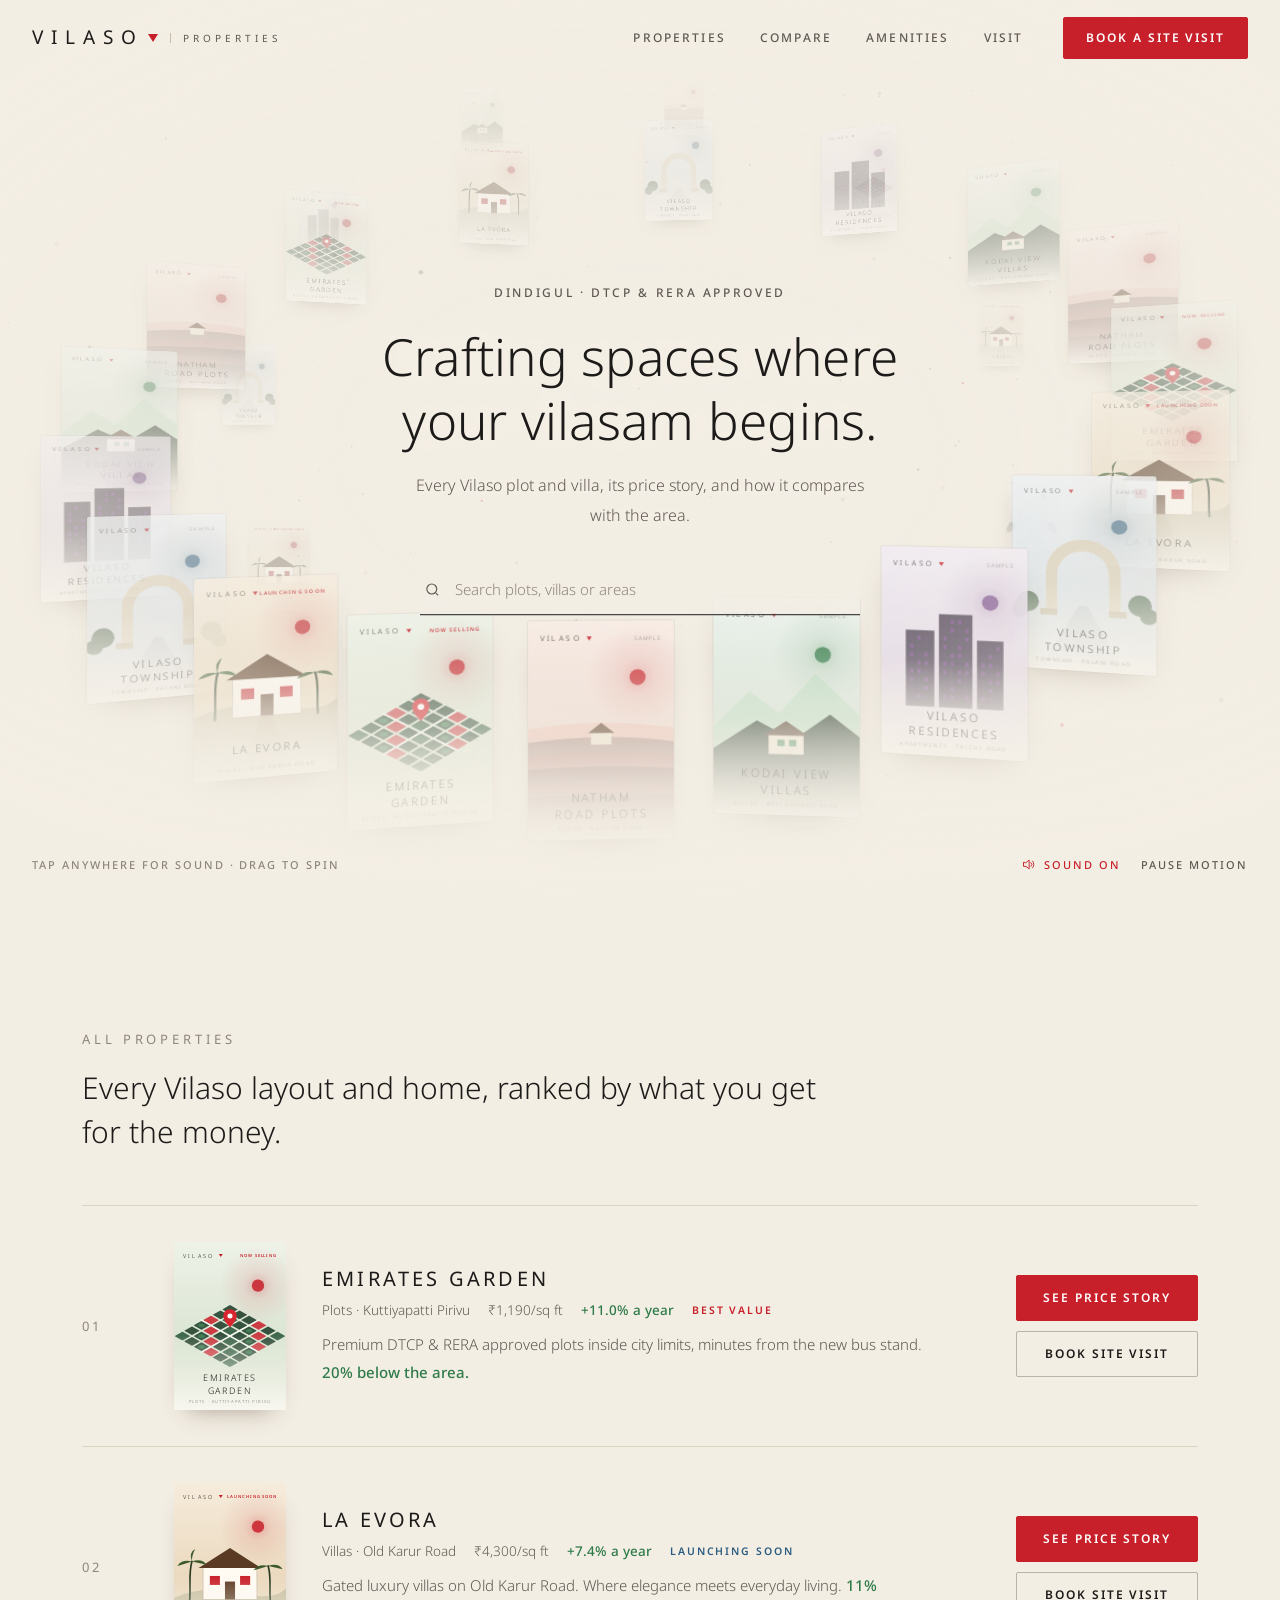
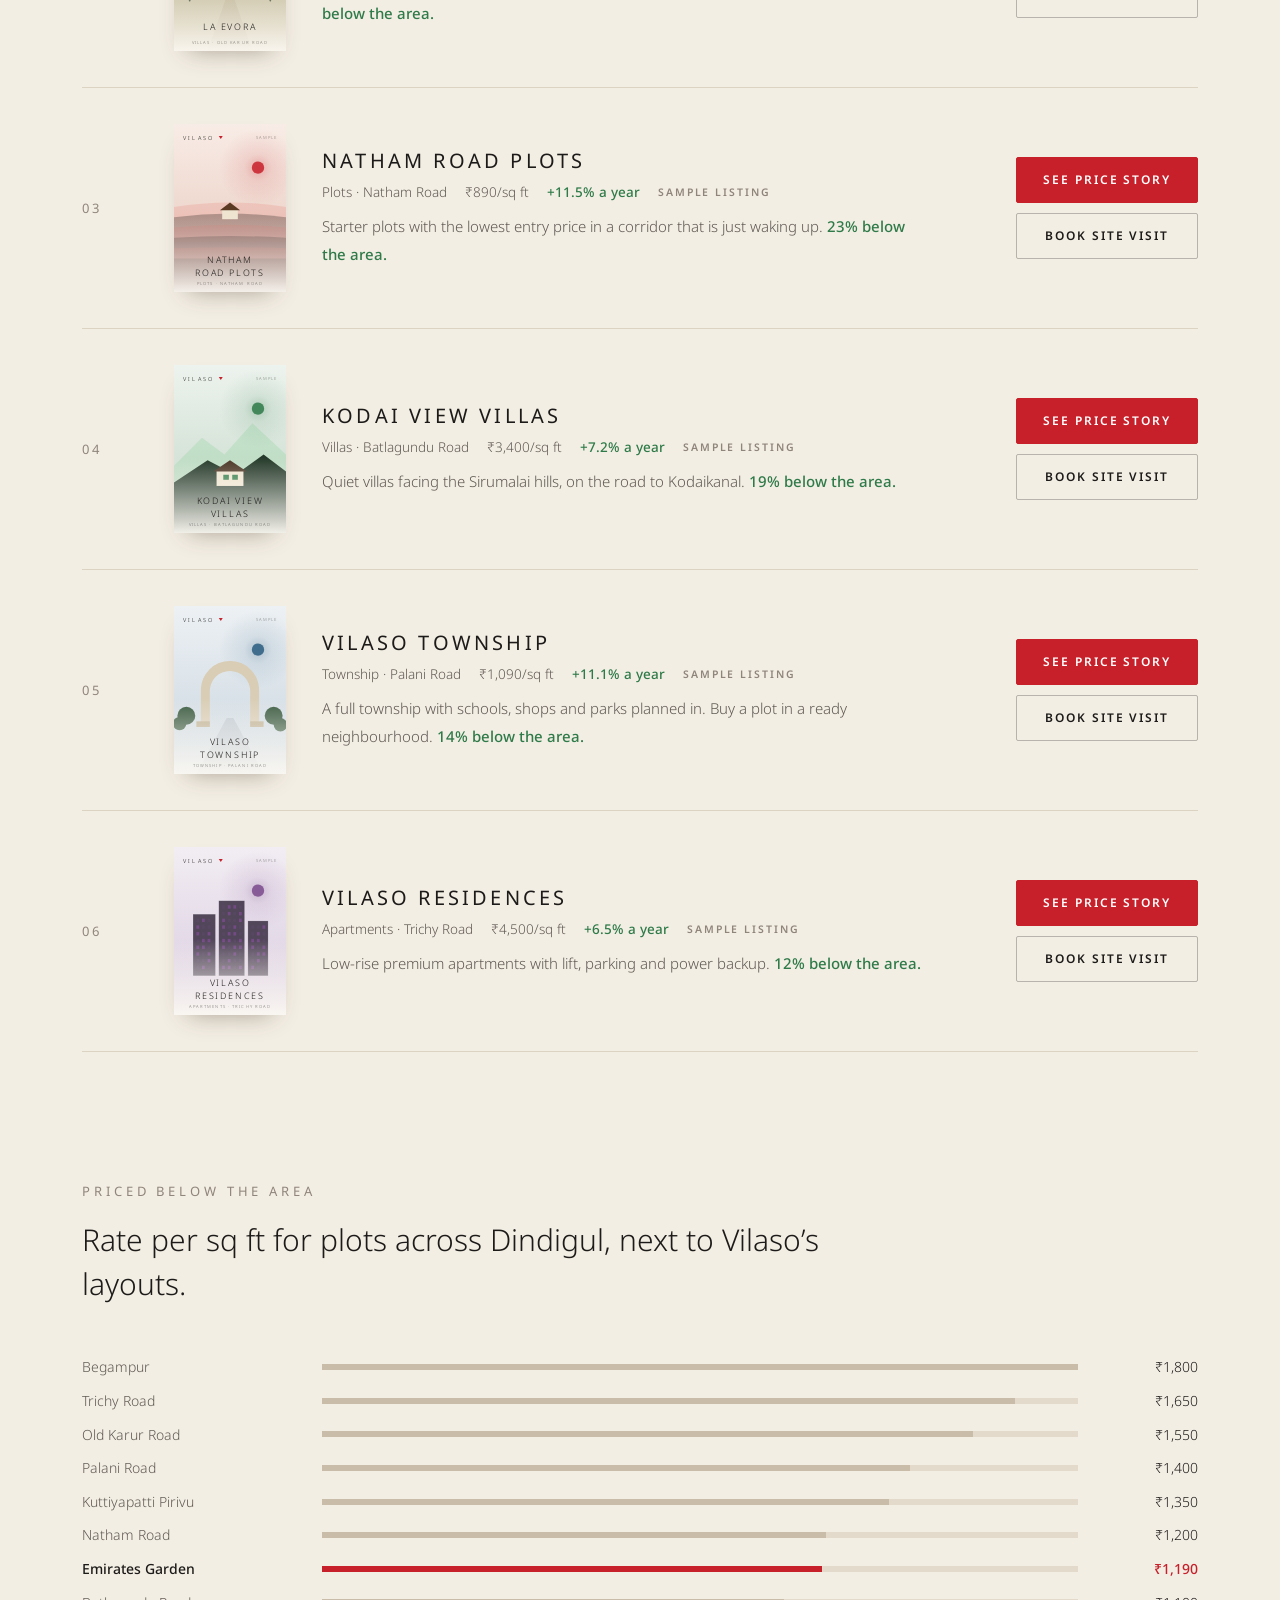
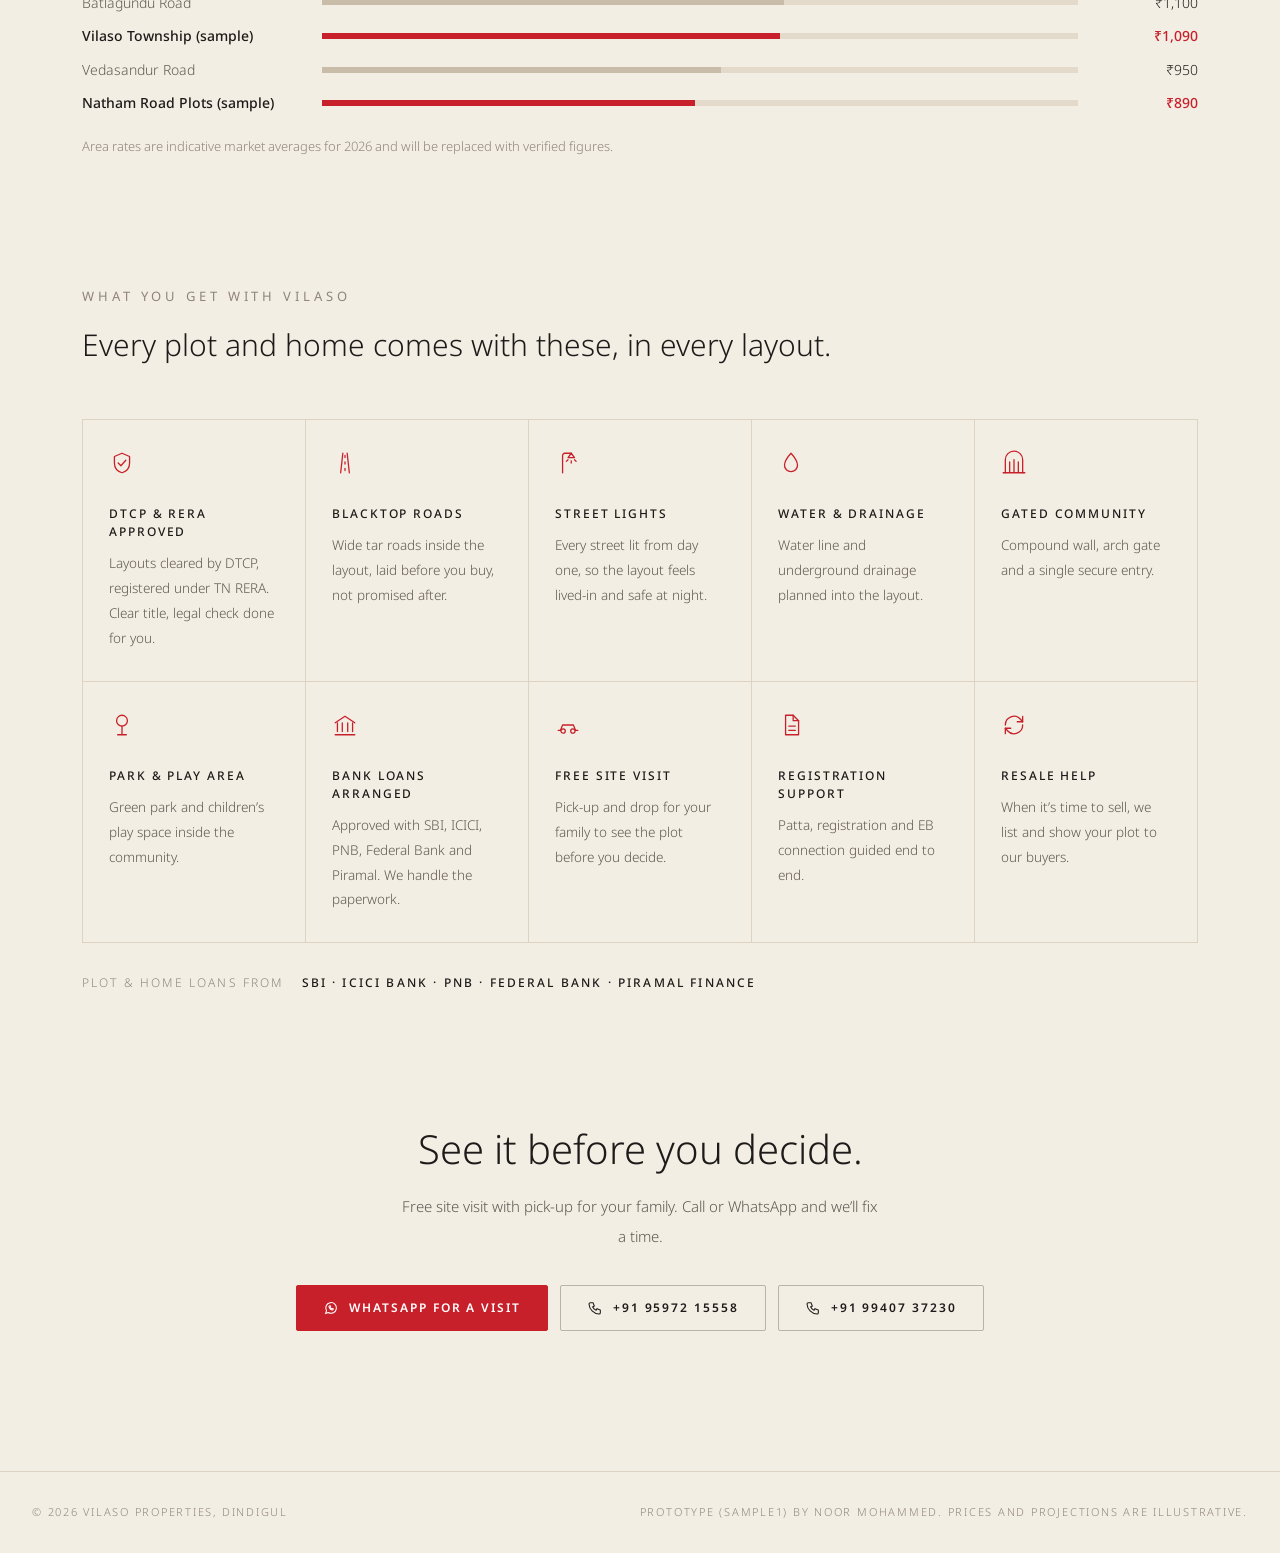
<file: index.html>
<!doctype html>
<html lang="en">
<head>
<meta charset="utf-8">
<meta name="viewport" content="width=device-width, initial-scale=1, viewport-fit=cover">
<title>Vilaso Properties · Plots & villas in Dindigul</title>
<meta name="description" content="DTCP & RERA approved plots and villas in Dindigul. See every Vilaso property, its price story and how it compares with the area.">
<meta name="theme-color" content="#f3eee4">
<meta name="robots" content="noindex">
<link rel="preconnect" href="https://fonts.googleapis.com">
<link rel="preconnect" href="https://fonts.gstatic.com" crossorigin>
<link rel="stylesheet" href="https://fonts.googleapis.com/css2?family=Noto+Sans:wght@300;400;500;600&display=swap">
<link rel="stylesheet" href="sample1/style.css?v=4">
</head>
<body>
<a class="skip" href="#main">Skip to content</a>
<header class="hdr" id="hdr">
  <a class="logo" href="#/" aria-label="Vilaso Properties home"><span class="logo-w">VILASO</span><i class="logo-t" aria-hidden="true"></i><span class="logo-s">Properties</span></a>
  <nav class="nav" aria-label="Main">
    <a href="#projects">Properties</a><a href="#compare">Compare</a><a href="#amenities">Amenities</a><a href="#visit">Visit</a>
  </nav>
  <a class="btn btn-amber hdr-cta" href="#visit">Book a site visit</a>
</header>

<main id="main">
  <!-- Hero: rolling orbit of property tiles -->
  <section class="orbit" id="orbit" aria-labelledby="hero-h">
    <canvas class="o-sky" id="sky" aria-hidden="true"></canvas>
    <div class="o-vignette" aria-hidden="true"></div>
    <div class="o-ring" id="ring"></div>
    <div class="o-core" id="core">
      <p class="kick">Dindigul · DTCP &amp; RERA approved</p>
      <h1 id="hero-h">Crafting spaces where your vilasam begins.</h1>
      <p class="o-sub">Every Vilaso plot and villa, its price story, and how it compares with the area.</p>
      <div class="ask" id="ask">
        <svg viewBox="0 0 24 24" aria-hidden="true"><circle cx="11" cy="11" r="7"/><path d="m20 20-3.5-3.5"/></svg>
        <input id="q" type="search" autocomplete="off" aria-label="Search properties" placeholder="Search plots, villas or areas">
        <div class="ask-res" id="res" role="listbox" hidden></div>
      </div>
    </div>
    <div class="o-ui">
      <span class="o-help" id="help"><span class="o-help-d">Drag to spin · tap a tile to open</span><span class="o-help-m">Swipe to spin</span></span>
      <span class="o-btns"><button class="o-pause o-snd" id="snd" type="button" aria-pressed="true">Sound on</button>
      <button class="o-pause" id="pause" type="button" aria-pressed="false">Pause motion</button></span>
    </div>
  </section>

  <section class="sec" id="projects" aria-labelledby="proj-h">
    <div class="sec-hd"><h2 id="proj-h">All properties</h2><p>Every Vilaso layout and home, ranked by what you get for the money.</p></div>
    <ol class="rank" id="rank"></ol>
  </section>

  <section class="sec" id="compare" aria-labelledby="cmp-h">
    <div class="sec-hd"><h2 id="cmp-h">Priced below the area</h2><p>Rate per sq ft for plots across Dindigul, next to Vilaso’s layouts.</p></div>
    <div class="cmp" id="cmpAll"></div>
    <p class="fine">Area rates are indicative market averages for 2026 and will be replaced with verified figures.</p>
  </section>

  <section class="sec" id="amenities" aria-labelledby="am-h">
    <div class="sec-hd"><h2 id="am-h">What you get with Vilaso</h2><p>Every plot and home comes with these, in every layout.</p></div>
    <div class="am" id="am"></div>
    <div class="banks"><span>Plot &amp; home loans from</span><b id="banks"></b></div>
  </section>

  <section class="sec visit" id="visit" aria-labelledby="v-h">
    <h2 id="v-h">See it before you decide.</h2>
    <p>Free site visit with pick-up for your family. Call or WhatsApp and we’ll fix a time.</p>
    <div class="cta" id="cta"></div>
  </section>
</main>

<footer class="ftr">
  <span>© 2026 Vilaso Properties, Dindigul</span>
  <span>Prototype (sample1) by Noor Mohammed. Prices and projections are illustrative.</span>
</footer>

<!-- Property detail opens over the page -->
<div class="det" id="det" role="dialog" aria-modal="true" aria-labelledby="det-h" hidden>
  <div class="det-in" id="detIn"></div>
</div>

<script src="sample1/data.js?v=4"></script>
<script src="sample1/fx.js?v=4"></script>
<script src="sample1/app.js?v=4"></script>
</body>
</html>
</file>
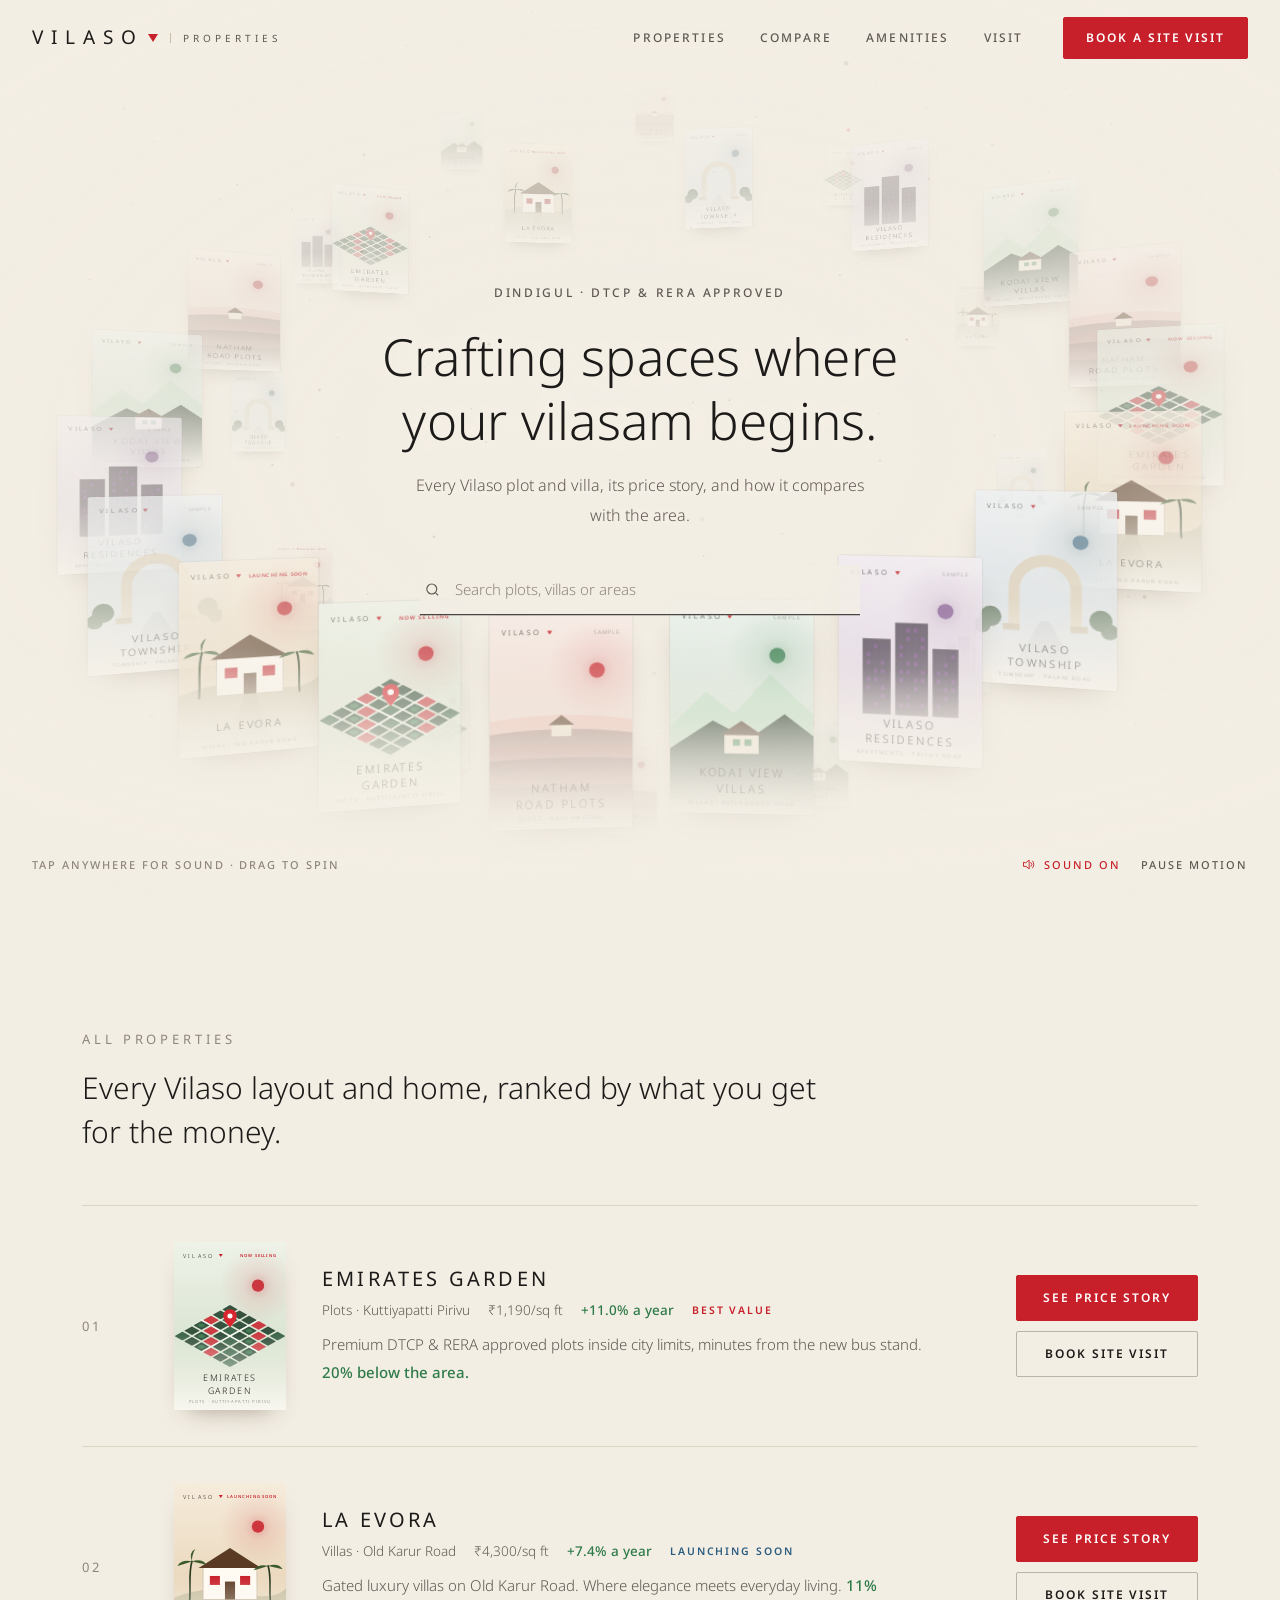
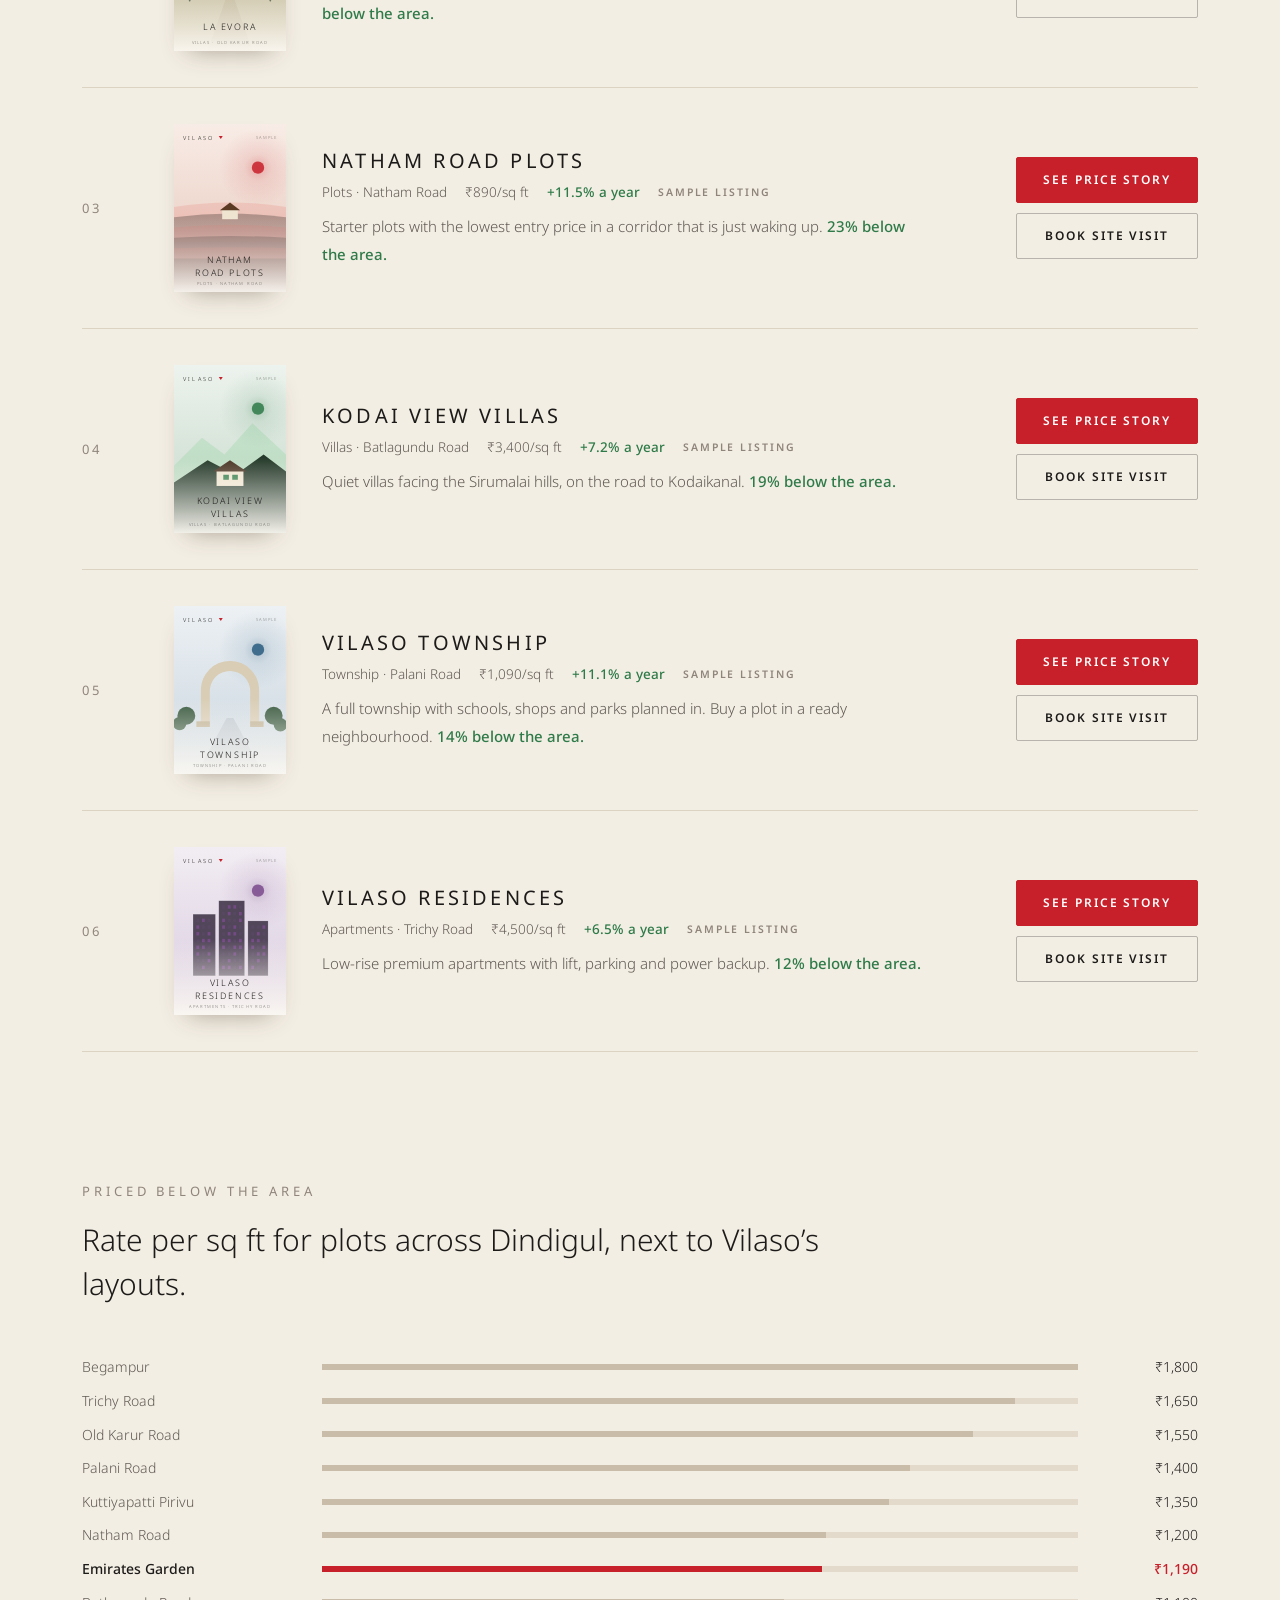
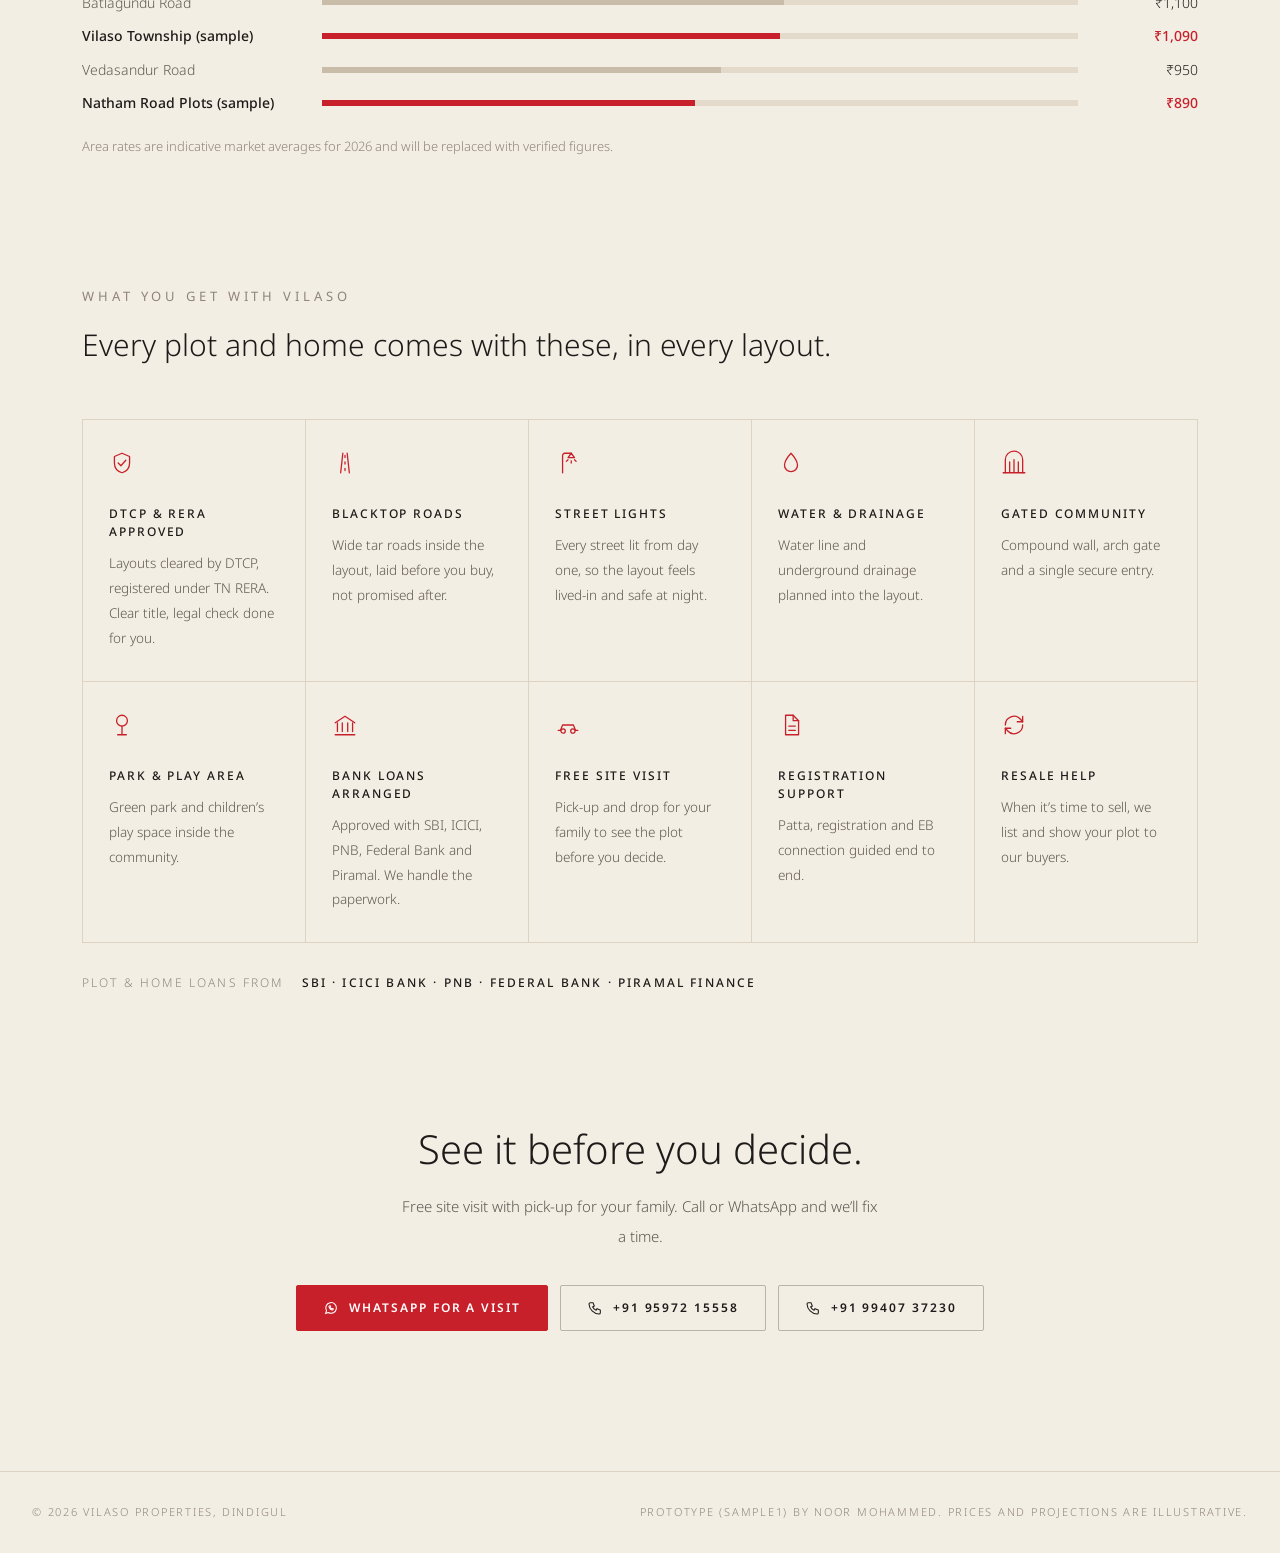
<file: sample1/index.html>
<!doctype html>
<html lang="en">
<head>
<meta charset="utf-8">
<meta name="viewport" content="width=device-width, initial-scale=1, viewport-fit=cover">
<title>Vilaso Properties · Plots & villas in Dindigul</title>
<meta name="description" content="DTCP & RERA approved plots and villas in Dindigul. See every Vilaso property, its price story and how it compares with the area.">
<meta name="theme-color" content="#f3eee4">
<meta name="robots" content="noindex">
<link rel="preconnect" href="https://fonts.googleapis.com">
<link rel="preconnect" href="https://fonts.gstatic.com" crossorigin>
<link rel="stylesheet" href="https://fonts.googleapis.com/css2?family=Noto+Sans:wght@300;400;500;600&display=swap">
<link rel="stylesheet" href="style.css?v=4">
</head>
<body>
<a class="skip" href="#main">Skip to content</a>
<header class="hdr" id="hdr">
  <a class="logo" href="#/" aria-label="Vilaso Properties home"><span class="logo-w">VILASO</span><i class="logo-t" aria-hidden="true"></i><span class="logo-s">Properties</span></a>
  <nav class="nav" aria-label="Main">
    <a href="#projects">Properties</a><a href="#compare">Compare</a><a href="#amenities">Amenities</a><a href="#visit">Visit</a>
  </nav>
  <a class="btn btn-amber hdr-cta" href="#visit">Book a site visit</a>
</header>

<main id="main">
  <!-- Hero: rolling orbit of property tiles -->
  <section class="orbit" id="orbit" aria-labelledby="hero-h">
    <canvas class="o-sky" id="sky" aria-hidden="true"></canvas>
    <div class="o-vignette" aria-hidden="true"></div>
    <div class="o-ring" id="ring"></div>
    <div class="o-core" id="core">
      <p class="kick">Dindigul · DTCP &amp; RERA approved</p>
      <h1 id="hero-h">Crafting spaces where your vilasam begins.</h1>
      <p class="o-sub">Every Vilaso plot and villa, its price story, and how it compares with the area.</p>
      <div class="ask" id="ask">
        <svg viewBox="0 0 24 24" aria-hidden="true"><circle cx="11" cy="11" r="7"/><path d="m20 20-3.5-3.5"/></svg>
        <input id="q" type="search" autocomplete="off" aria-label="Search properties" placeholder="Search plots, villas or areas">
        <div class="ask-res" id="res" role="listbox" hidden></div>
      </div>
    </div>
    <div class="o-ui">
      <span class="o-help" id="help"><span class="o-help-d">Drag to spin · tap a tile to open</span><span class="o-help-m">Swipe to spin</span></span>
      <span class="o-btns"><button class="o-pause o-snd" id="snd" type="button" aria-pressed="true">Sound on</button>
      <button class="o-pause" id="pause" type="button" aria-pressed="false">Pause motion</button></span>
    </div>
  </section>

  <section class="sec" id="projects" aria-labelledby="proj-h">
    <div class="sec-hd"><h2 id="proj-h">All properties</h2><p>Every Vilaso layout and home, ranked by what you get for the money.</p></div>
    <ol class="rank" id="rank"></ol>
  </section>

  <section class="sec" id="compare" aria-labelledby="cmp-h">
    <div class="sec-hd"><h2 id="cmp-h">Priced below the area</h2><p>Rate per sq ft for plots across Dindigul, next to Vilaso’s layouts.</p></div>
    <div class="cmp" id="cmpAll"></div>
    <p class="fine">Area rates are indicative market averages for 2026 and will be replaced with verified figures.</p>
  </section>

  <section class="sec" id="amenities" aria-labelledby="am-h">
    <div class="sec-hd"><h2 id="am-h">What you get with Vilaso</h2><p>Every plot and home comes with these, in every layout.</p></div>
    <div class="am" id="am"></div>
    <div class="banks"><span>Plot &amp; home loans from</span><b id="banks"></b></div>
  </section>

  <section class="sec visit" id="visit" aria-labelledby="v-h">
    <h2 id="v-h">See it before you decide.</h2>
    <p>Free site visit with pick-up for your family. Call or WhatsApp and we’ll fix a time.</p>
    <div class="cta" id="cta"></div>
  </section>
</main>

<footer class="ftr">
  <span>© 2026 Vilaso Properties, Dindigul</span>
  <span>Prototype (sample1) by Noor Mohammed. Prices and projections are illustrative.</span>
</footer>

<!-- Property detail opens over the page -->
<div class="det" id="det" role="dialog" aria-modal="true" aria-labelledby="det-h" hidden>
  <div class="det-in" id="detIn"></div>
</div>

<script src="data.js?v=4"></script>
<script src="fx.js?v=4"></script>
<script src="app.js?v=4"></script>
</body>
</html>
</file>
<file: sample1/style.css>
/* Vilaso sample1. Logo colours (beige, black, red); type and spacing modelled on burjkhalifa.ae:
   one sans family (Noto Sans), small uppercase tracked labels, light large statements, airy body text, square buttons.
   Token names: ink = background, paper = text, amber = accent (kept from the first version). */
:root {
  --ink: #f3eee4; --ink-2: #ece5d8; --ink-3: #e3dacb; --line: #ddd3c2; --line-2: #c9bda9;
  --paper: #1d1b19; --mute: #5f5853; --mute-2: #8f857b;
  --amber: #c8202a; --amber-2: #a3141d; --go: #2e7a48; --sky: #2c5d80;
  --sans: "Noto Sans", system-ui, -apple-system, "Segoe UI", sans-serif;
  --track: .22em;
  --card-w: 132px;
  color-scheme: light;
}
* { box-sizing: border-box; }
html { scroll-behavior: smooth; -webkit-text-size-adjust: 100%; }
body { margin: 0; background: var(--ink); color: var(--paper); font: 300 15px/2 var(--sans); -webkit-font-smoothing: antialiased; overflow-x: hidden; }
body.lock { overflow: hidden; }
a { color: inherit; }
h1, h2, h3, p { margin: 0; }
.skip { position: absolute; left: -999px; } .skip:focus { left: 12px; top: 12px; z-index: 300; background: var(--paper); color: var(--ink); padding: 8px 12px; }
:focus-visible { outline: 1px solid var(--amber); outline-offset: 3px; }

/* Small uppercase label, the main typographic device */
.kick, .stats small, .calc .row small, .d-next small, .ptab th, .tagline { font: 500 12px/1.4 var(--sans); letter-spacing: var(--track); text-transform: uppercase; color: var(--mute-2); }

/* Buttons: square, uppercase, tracked */
.btn { display: inline-flex; align-items: center; justify-content: center; gap: 10px; height: 46px; padding: 0 26px; border-radius: 2px; border: 1px solid rgba(29,27,25,.28); background: transparent; color: var(--paper); font: 600 12px/1 var(--sans); letter-spacing: .16em; text-transform: uppercase; text-decoration: none; cursor: pointer; transition: background .25s, border-color .25s, color .25s; white-space: nowrap; }
.btn:hover { border-color: var(--paper); }
.btn-amber { background: var(--amber); border-color: var(--amber); color: #fff; }
.btn-amber:hover { background: var(--amber-2); border-color: var(--amber-2); }
.btn svg { width: 16px; height: 16px; fill: none; stroke: currentColor; stroke-width: 1.6; }

/* Header */
.hdr { position: fixed; top: 0; left: 0; right: 0; z-index: 60; display: flex; align-items: center; gap: 40px; height: 76px; padding: env(safe-area-inset-top) max(32px, env(safe-area-inset-right)) 0 max(32px, env(safe-area-inset-left)); border-bottom: 1px solid transparent; transition: background .3s, border-color .3s; }
.hdr.solid { background: var(--ink); border-color: var(--line); }
.logo { display: inline-flex; align-items: center; gap: 12px; text-decoration: none; }
.logo-w { font: 400 19px/1 var(--sans); letter-spacing: .42em; margin-right: -.42em; }
.logo-t { width: 0; height: 0; border-left: 5px solid transparent; border-right: 5px solid transparent; border-top: 8px solid var(--amber); }
.logo-s { font: 400 10px/1 var(--sans); letter-spacing: .4em; text-transform: uppercase; color: var(--mute); padding-left: 12px; border-left: 1px solid var(--line-2); }
.nav { display: flex; gap: 34px; margin-left: auto; }
.nav a { font: 500 12px/1 var(--sans); letter-spacing: .18em; text-transform: uppercase; text-decoration: none; color: var(--mute); transition: color .2s; }
.nav a:hover { color: var(--paper); }
.hdr-cta { height: 42px; padding: 0 22px; }

/* ---------- Orbit hero ---------- */
.orbit { position: relative; height: 100svh; min-height: 640px; overflow: hidden; touch-action: pan-y; user-select: none; -webkit-user-select: none; cursor: grab; isolation: isolate; }
.orbit.grabbing { cursor: grabbing; }
.o-sky { position: absolute; inset: 0; width: 100%; height: 100%; z-index: 0; }
.o-vignette { position: absolute; inset: 0; z-index: 3; pointer-events: none; background: radial-gradient(ellipse 70% 60% at 50% 50%, transparent 30%, rgba(243,238,228,.55) 75%, var(--ink) 100%), linear-gradient(transparent 72%, var(--ink)); }
.o-ring { position: absolute; inset: 0; z-index: 2; perspective: 900px; }
.o-card { position: absolute; left: 0; top: 0; width: var(--card-w); aspect-ratio: 2 / 3; margin: calc(var(--card-w) * -.75) 0 0 calc(var(--card-w) * -.5); text-decoration: none; will-change: transform, opacity, filter; -webkit-tap-highlight-color: transparent; }
.o-tilt { position: absolute; inset: 0; border-radius: 2px; overflow: hidden; box-shadow: 0 16px 30px -16px rgba(60,40,20,.45), 0 0 0 1px rgba(29,27,25,.06); transition: box-shadow .3s; }
.o-tilt svg { display: block; width: 100%; height: 100%; }
.o-card.hot .o-tilt { box-shadow: 0 26px 44px -16px rgba(60,40,20,.5), 0 0 0 1px var(--amber); }
.o-label { position: absolute; left: 50%; top: calc(100% + 12px); transform: translateX(-50%); white-space: nowrap; font: 500 10.5px/1 var(--sans); letter-spacing: .16em; text-transform: uppercase; color: var(--paper); background: var(--ink); padding: 7px 10px; opacity: 0; transition: opacity .2s; pointer-events: none; }
.o-card.hot .o-label { opacity: 1; }

.o-core { position: absolute; z-index: 5; left: 50%; top: 50%; transform: translate(-50%, -50%); width: min(620px, calc(100% - 40px)); text-align: center; pointer-events: none; }
.o-core > * { pointer-events: auto; }
.o-core .kick { color: var(--mute); }
h1 { font: 300 clamp(32px, 4vw, 52px)/1.25 var(--sans); letter-spacing: .005em; margin-top: 22px; text-wrap: balance; text-shadow: 0 0 24px var(--ink), 0 0 2px var(--ink); }
.o-sub { color: var(--mute); margin: 18px auto 0; max-width: 30em; font-size: 16px; line-height: 1.9; text-shadow: 0 0 14px var(--ink); }
.ask { position: relative; margin: 34px auto 0; max-width: 440px; height: 50px; display: flex; align-items: center; gap: 12px; padding: 0 4px; background: rgba(243,238,228,.85); border-bottom: 1px solid var(--paper); text-align: left; }
.ask > svg { width: 17px; height: 17px; fill: none; stroke: var(--mute); stroke-width: 1.6; flex: none; }
.ask input { flex: 1; min-width: 0; height: 100%; background: none; border: 0; outline: 0; color: var(--paper); font: 300 15px var(--sans); }
.ask input::placeholder { color: var(--mute-2); }
.ask input::-webkit-search-cancel-button { display: none; }
.ask-res { position: absolute; top: calc(100% + 6px); left: 0; right: 0; background: #faf7f1; border: 1px solid var(--line); box-shadow: 0 20px 40px rgba(60,40,20,.12); z-index: 10; max-height: 50vh; overflow: auto; }
.ask-res a { display: flex; align-items: center; gap: 14px; padding: 10px 14px; text-decoration: none; border-bottom: 1px solid var(--line); line-height: 1.5; }
.ask-res a:last-child { border-bottom: 0; }
.ask-res a:hover, .ask-res a.on { background: var(--ink-2); }
.ask-res .th { width: 32px; flex: none; overflow: hidden; aspect-ratio: 2/3; } .ask-res .th svg { display: block; width: 100%; height: 100%; }
.ask-res b { display: block; font-weight: 500; letter-spacing: .08em; text-transform: uppercase; font-size: 12.5px; } .ask-res small { color: var(--mute); font-size: 13px; }
.ask-res .none { padding: 14px; color: var(--mute); font-size: 14px; line-height: 1.6; }
.o-ui { position: absolute; z-index: 6; left: 0; right: 0; bottom: max(24px, env(safe-area-inset-bottom)); display: flex; justify-content: space-between; align-items: center; padding: 0 32px; pointer-events: none; }
.o-ui > * { pointer-events: auto; }
.o-help { font: 500 11px/1 var(--sans); letter-spacing: .18em; text-transform: uppercase; color: var(--mute-2); transition: opacity .5s; } .o-help.gone { opacity: 0; }
.o-help-m { display: none; }
.o-btns { display: flex; gap: 20px; }
.o-pause { white-space: nowrap; display: inline-flex; align-items: center; gap: 8px; background: none; border: 0; padding: 4px 0; color: var(--mute); font: 500 11px/1 var(--sans); letter-spacing: .18em; text-transform: uppercase; cursor: pointer; }
.o-pause:hover { color: var(--paper); }
.o-snd svg { width: 15px; height: 15px; fill: none; stroke: currentColor; stroke-width: 1.5; stroke-linecap: round; stroke-linejoin: round; }
.o-snd[aria-pressed="true"] { color: var(--amber); }

/* Sections */
.sec { max-width: 1180px; margin: 0 auto; padding: 130px max(32px, env(safe-area-inset-left)) 0; }
.sec-hd { margin-bottom: 52px; max-width: 760px; }
.sec-hd h2 { font: 400 13px/1.4 var(--sans); letter-spacing: .3em; text-transform: uppercase; color: var(--mute-2); }
.sec-hd p { font: 300 clamp(24px, 2.6vw, 30px)/1.45 var(--sans); color: var(--paper); margin-top: 18px; }
.fine { color: var(--mute-2); font-size: 13px; line-height: 1.7; margin-top: 22px; }
.reveal { opacity: 0; transform: translateY(24px); transition: opacity .9s cubic-bezier(.2,.7,.2,1), transform .9s cubic-bezier(.2,.7,.2,1); }
.reveal.in { opacity: 1; transform: none; }

/* Property list */
.rank { list-style: none; margin: 0; padding: 0; border-top: 1px solid var(--line); }
.rank li { display: grid; grid-template-columns: 56px 112px 1fr auto; gap: 36px; align-items: center; padding: 36px 0; border-bottom: 1px solid var(--line); }
.rank .n { font: 400 13px/1 var(--sans); letter-spacing: .2em; color: var(--mute-2); }
.rank .pst { overflow: hidden; aspect-ratio: 2/3; box-shadow: 0 12px 24px -14px rgba(60,40,20,.45); transition: transform .5s cubic-bezier(.2,.7,.2,1); display: block; }
.rank li:hover .pst { transform: translateY(-4px); }
.rank .pst svg { display: block; width: 100%; height: 100%; }
.rank h3 { font: 400 20px/1.3 var(--sans); letter-spacing: .16em; text-transform: uppercase; }
.rank h3 a { text-decoration: none; } .rank h3 a:hover { color: var(--amber); }
.meta { color: var(--mute); font-size: 13.5px; line-height: 1.6; margin: 8px 0 10px; display: flex; flex-wrap: wrap; gap: 4px 18px; align-items: center; }
.rank p { color: var(--mute); max-width: 40em; line-height: 1.85; }
.rank p .up { font-weight: 500; }
.rank .acts { display: flex; flex-direction: column; gap: 10px; align-items: stretch; }
.pill { font: 600 10.5px/1 var(--sans); letter-spacing: .18em; text-transform: uppercase; }
.pill.best, .pill.high { color: var(--amber); } .pill.soon { color: var(--sky); } .pill.sample { color: var(--mute-2); } .pill.go { color: var(--go); }
.up { color: var(--go); font-weight: 500; }

/* Comparison bars */
.cmp { display: grid; gap: 14px; }
.bar { display: grid; grid-template-columns: 220px 1fr 100px; gap: 20px; align-items: center; font-size: 14px; line-height: 1.4; }
.bar .l { color: var(--mute); white-space: nowrap; overflow: hidden; text-overflow: ellipsis; }
.bar .t { height: 6px; background: var(--ink-3); position: relative; }
.bar .f { position: absolute; inset: 0 auto 0 0; width: 0; background: var(--line-2); transition: width 1.4s cubic-bezier(.2,.7,.2,1); }
.bar .v { text-align: right; font-variant-numeric: tabular-nums; }
.bar.us .l { color: var(--paper); font-weight: 500; } .bar.us .f { background: var(--amber); } .bar.us .v { color: var(--amber); font-weight: 500; }
.bar.avg .f { background: repeating-linear-gradient(90deg, var(--mute-2) 0 4px, transparent 4px 8px); }

/* Amenities */
.am { display: grid; grid-template-columns: repeat(5, minmax(0, 1fr)); border-top: 1px solid var(--line); border-left: 1px solid var(--line); }
.am div { padding: 30px 26px; border-right: 1px solid var(--line); border-bottom: 1px solid var(--line); }
.am svg { width: 26px; height: 26px; fill: none; stroke: var(--amber); stroke-width: 1.2; stroke-linecap: round; stroke-linejoin: round; }
.am b { display: block; font: 500 12px/1.5 var(--sans); letter-spacing: .16em; text-transform: uppercase; margin: 20px 0 10px; }
.am p { color: var(--mute); font-size: 13.5px; line-height: 1.85; }
.banks { margin-top: 30px; display: flex; flex-wrap: wrap; gap: 6px 18px; align-items: baseline; color: var(--mute-2); font-size: 12px; letter-spacing: .18em; text-transform: uppercase; line-height: 1.6; }
.banks b { color: var(--paper); font-weight: 500; }

/* Visit */
.visit { text-align: center; padding-bottom: 140px; }
.visit h2 { font: 300 clamp(28px, 3.2vw, 40px)/1.3 var(--sans); }
.visit p { color: var(--mute); max-width: 32em; margin: 16px auto 34px; }
.cta { display: flex; gap: 12px; justify-content: center; flex-wrap: wrap; }
.ftr { border-top: 1px solid var(--line); padding: 30px max(32px, env(safe-area-inset-left)) max(32px, env(safe-area-inset-bottom)); display: flex; justify-content: space-between; gap: 12px; flex-wrap: wrap; font-size: 11px; line-height: 1.8; letter-spacing: .16em; text-transform: uppercase; color: var(--mute-2); }

/* ---------- Property detail ---------- */
.det { position: fixed; inset: 0; z-index: 100; background: var(--ink); overflow-y: auto; overscroll-behavior: contain; }
.det[hidden] { display: none; }
.det-in { min-height: 100%; }
.d-top { position: sticky; top: 0; z-index: 5; display: flex; align-items: center; justify-content: space-between; height: 76px; padding: env(safe-area-inset-top) max(32px, env(safe-area-inset-right)) 0 max(32px, env(safe-area-inset-left)); background: var(--ink); border-bottom: 1px solid var(--line); }
.d-close { height: 40px; padding: 0 18px; }
.d-hero { display: grid; grid-template-columns: minmax(0, 1fr) 340px; gap: 80px; align-items: center; padding: 80px max(32px, env(safe-area-inset-left)) 40px; max-width: 1180px; margin: 0 auto; }
.d-poster { overflow: hidden; aspect-ratio: 2/3; box-shadow: 0 30px 50px -26px rgba(60,40,20,.55), 0 0 0 1px rgba(29,27,25,.06); }
.d-poster svg { display: block; width: 100%; height: 100%; }
.d-kick { display: flex; gap: 22px; flex-wrap: wrap; margin-bottom: 22px; }
.d-hero h1 { font: 300 clamp(34px, 4.4vw, 56px)/1.15 var(--sans); letter-spacing: .14em; text-transform: uppercase; margin: 0; text-shadow: none; }
.d-line { font-size: 18px; line-height: 1.8; color: var(--mute); max-width: 32em; margin-top: 22px; }
.d-addr { color: var(--mute-2); margin-top: 12px; font-size: 13.5px; line-height: 1.6; display: flex; gap: 8px; align-items: center; }
.d-addr svg { width: 15px; height: 15px; fill: none; stroke: currentColor; stroke-width: 1.6; flex: none; }
.stats { display: grid; grid-template-columns: repeat(4, minmax(0, 1fr)); margin-top: 40px; border-top: 1px solid var(--line); }
.stats div { padding: 20px 18px 0 0; line-height: 1.5; } .stats div + div { padding-left: 18px; border-left: 1px solid var(--line); }
.stats b { display: block; font: 300 26px/1.4 var(--sans); margin: 6px 0 2px; }
.d-acts { display: flex; gap: 12px; flex-wrap: wrap; margin-top: 38px; }
.d-sec { max-width: 1180px; margin: 0 auto; padding: 100px max(32px, env(safe-area-inset-left)) 0; }
.d-sec > h2 { font: 400 13px/1.4 var(--sans); letter-spacing: .3em; text-transform: uppercase; color: var(--mute-2); }
.d-sec > .sub { font: 300 clamp(22px, 2.4vw, 28px)/1.45 var(--sans); color: var(--paper); margin: 16px 0 42px; max-width: 34em; }
.hl { display: grid; grid-template-columns: repeat(3, minmax(0, 1fr)); list-style: none; padding: 0; margin: 0; border-top: 1px solid var(--line); }
.hl li { padding: 20px 20px 20px 0; border-bottom: 1px solid var(--line); line-height: 1.6; display: flex; gap: 14px; }
.hl li::before { content: ""; flex: none; width: 14px; height: 1px; margin-top: 11px; background: var(--amber); }
.why { display: grid; grid-template-columns: repeat(auto-fit, minmax(240px, 1fr)); gap: 0 48px; }
.why div { padding: 28px 0; border-top: 1px solid var(--line); }
.why .k { font: 400 12px/1 var(--sans); letter-spacing: .2em; color: var(--amber); }
.why b { display: block; font: 500 13px/1.5 var(--sans); letter-spacing: .14em; text-transform: uppercase; margin: 16px 0 10px; } .why p { color: var(--mute); line-height: 1.85; }

/* Price story */
.ps { display: grid; grid-template-columns: minmax(0, 1.6fr) minmax(0, 1fr); gap: 28px; }
.panel { background: #f8f4ec; border: 1px solid var(--line); padding: 28px; }
.chart svg { width: 100%; height: auto; display: block; overflow: visible; }
.chart .ax { stroke: var(--line); } .chart .yl { fill: var(--mute-2); font: 400 11px var(--sans); } .chart .xl { fill: var(--mute); font: 400 11px var(--sans); letter-spacing: .08em; }
.chart .past { fill: none; stroke: var(--amber); stroke-width: 2; stroke-linecap: round; stroke-linejoin: round; }
.chart .fut { fill: none; stroke: var(--paper); stroke-width: 1.5; stroke-dasharray: 3 6; stroke-linecap: round; }
.chart .area { fill: url(#ga); }
.chart .pt { fill: #f8f4ec; stroke: var(--amber); stroke-width: 1.5; } .chart .pt.f { stroke: var(--paper); } .chart .pt.now { fill: var(--amber); r: 6; }
.chart .vl { fill: var(--paper); font: 500 11.5px var(--sans); text-anchor: middle; }
.chart .nowline { stroke: var(--line-2); stroke-dasharray: 2 4; }
.chart .tag { fill: var(--mute-2); font: 500 10px var(--sans); text-anchor: middle; letter-spacing: .2em; text-transform: uppercase; }
.legend { display: flex; gap: 24px; color: var(--mute-2); font-size: 11px; letter-spacing: .16em; text-transform: uppercase; margin-top: 14px; flex-wrap: wrap; line-height: 1.6; }
.legend i { display: inline-block; width: 18px; height: 0; border-top: 2px solid var(--amber); vertical-align: middle; margin-right: 8px; } .legend i.f { border-top: 1.5px dashed var(--paper); }
.ptab { width: 100%; border-collapse: collapse; font-size: 14px; line-height: 1.5; font-variant-numeric: tabular-nums; }
.ptab td, .ptab th { padding: 12px 0; border-bottom: 1px solid var(--line); text-align: left; } .ptab th { font-size: 10.5px; }
.ptab td small { color: var(--mute-2); margin-left: 4px; }
.ptab td:nth-child(n+2), .ptab th:nth-child(n+2) { text-align: right; }
.ptab tr.now td { color: var(--amber); font-weight: 500; } .ptab tr.f td:first-child { color: var(--mute); }
.calc { margin-top: 28px; }
.calc label { display: flex; justify-content: space-between; color: var(--mute); font-size: 14px; } .calc label b { color: var(--paper); font-weight: 500; }
.calc input[type=range] { width: 100%; accent-color: var(--amber); margin: 12px 0 20px; }
.calc .row { display: grid; grid-template-columns: repeat(4, minmax(0, 1fr)); border-top: 1px solid var(--line); }
.calc .row div { padding: 16px 16px 0 0; line-height: 1.5; } .calc .row div + div { padding-left: 16px; border-left: 1px solid var(--line); }
.calc .row b { display: block; font: 300 22px/1.4 var(--sans); margin-top: 4px; } .calc .row .up { font-size: 12.5px; }
.near { display: grid; grid-template-columns: repeat(auto-fill, minmax(230px, 1fr)); border-top: 1px solid var(--line); }
.near span { padding: 16px 16px 16px 0; border-bottom: 1px solid var(--line); line-height: 1.5; color: var(--mute); } .near b { display: inline-block; min-width: 64px; color: var(--paper); font-weight: 500; }
.save { display: flex; gap: 32px; align-items: baseline; margin-bottom: 36px; flex-wrap: wrap; }
.save .big { font: 300 56px/1 var(--sans); color: var(--go); }
.save p { color: var(--mute); max-width: 30em; line-height: 1.8; }
.d-next { display: flex; justify-content: space-between; gap: 16px; padding: 56px max(32px, env(safe-area-inset-left)) max(64px, env(safe-area-inset-bottom)); max-width: 1180px; margin: 100px auto 0; border-top: 1px solid var(--line); }
.d-next a { text-decoration: none; display: flex; gap: 16px; align-items: center; max-width: 48%; line-height: 1.5; }
.d-next a:last-child { text-align: right; flex-direction: row-reverse; }
.d-next .th { width: 48px; flex: none; overflow: hidden; aspect-ratio: 2/3; } .d-next .th svg { display: block; width: 100%; height: 100%; }
.d-next b { display: block; font: 400 16px/1.4 var(--sans); letter-spacing: .14em; text-transform: uppercase; margin-top: 6px; }
.d-next a:hover b { color: var(--amber); }
.d-note { max-width: 1180px; margin: 36px auto 0; padding: 0 max(32px, env(safe-area-inset-left)); color: var(--mute-2); font-size: 12.5px; line-height: 1.7; }
.sample-note { border-left: 2px solid var(--sky); color: #24465f; padding: 4px 0 4px 14px; font-size: 14px; line-height: 1.7; margin-top: 22px; max-width: 34em; }

/* Card-to-detail transition */
.fly { position: fixed; z-index: 150; overflow: hidden; pointer-events: none; box-shadow: 0 30px 50px rgba(60,40,20,.3); }
.fly svg { display: block; width: 100%; height: 100%; }

/* ---------- Ribbon cutting: satin ribbon, seal, steel shears ---------- */
.rb { position: fixed; inset: 0; z-index: 170; overflow: hidden; outline: none; touch-action: none; -webkit-tap-highlight-color: transparent;
  cursor: url("data:image/svg+xml,%3Csvg xmlns='http://www.w3.org/2000/svg' width='28' height='28' viewBox='0 0 24 24' fill='none' stroke='%231d1b19' stroke-width='1.5' stroke-linecap='round'%3E%3Ccircle cx='6' cy='6' r='3'/%3E%3Ccircle cx='6' cy='18' r='3'/%3E%3Cpath d='M20 4 8.12 15.88M14.47 14.48 20 20M8.12 8.12 12 12'/%3E%3C/svg%3E") 14 14, crosshair; }
.rb-veil { position: absolute; inset: 0; background: rgba(243,238,228,.74); backdrop-filter: blur(7px); -webkit-backdrop-filter: blur(7px); }
.rb-band { position: absolute; left: -10%; right: -10%; top: 50%; height: 52px; margin-top: -26px; transform: rotate(-3deg); filter: drop-shadow(0 12px 18px rgba(90,20,25,.22)) drop-shadow(0 2px 3px rgba(90,20,25,.18)); }
.rb-half { position: absolute; inset: 0; overflow: hidden;
  background: linear-gradient(180deg, #74101a 0%, #a8141f 9%, #cf2731 20%, #e5545b 29%, #d0303a 37%, #b5161f 52%, #a3121b 63%, #c4222c 76%, #dc4249 85%, #b1161f 93%, #7a0f17 100%);
  box-shadow: inset 0 1px 0 rgba(255,255,255,.28), inset 0 -1px 0 rgba(0,0,0,.25); }
.rb-half::before { content: ""; position: absolute; inset: 0; background: repeating-linear-gradient(90deg, rgba(255,255,255,0) 0, rgba(255,255,255,.07) 90px, rgba(0,0,0,.06) 210px, rgba(255,255,255,0) 300px); }
.rb-half::after { content: ""; position: absolute; inset: 0; background: linear-gradient(100deg, transparent 38%, rgba(255,236,236,.26) 50%, transparent 62%); background-size: 320% 100%; animation: rbsheen 4.2s cubic-bezier(.45,0,.55,1) infinite; }
.rb-l { clip-path: inset(-20px calc(100% - var(--cut, 50%)) -20px 0); }
.rb-r { clip-path: inset(-20px 0 -20px var(--cut, 50%)); }
@keyframes rbsheen { 0% { background-position: 130% 0; } 70%, 100% { background-position: -30% 0; } }
.rb-seal { position: absolute; left: 50%; top: 50%; width: 78px; height: 78px; margin: -39px 0 0 -39px; border-radius: 50%; pointer-events: none; display: grid; place-items: center;
  background: radial-gradient(circle at 34% 28%, #e65158 0%, #b8161f 45%, #860f17 100%);
  box-shadow: 0 10px 22px rgba(90,15,20,.32), 0 2px 4px rgba(90,15,20,.25), inset 0 2px 3px rgba(255,255,255,.22), inset 0 -3px 6px rgba(0,0,0,.25); }
.rb-seal::before { content: ""; position: absolute; inset: 7px; border-radius: 50%; border: 1px solid rgba(246,231,200,.55); }
.rb-seal span { font: 300 30px/1 var(--sans); color: #f6e7c8; margin-top: -6px; }
.rb-seal i { position: absolute; bottom: 17px; left: 50%; margin-left: -4px; width: 0; height: 0; border-left: 4px solid transparent; border-right: 4px solid transparent; border-top: 6px solid #f6e7c8; opacity: .8; }
.rb-hint { position: absolute; left: 50%; top: calc(50% + 80px); transform: translateX(-50%); display: flex; gap: 12px; align-items: center; white-space: nowrap; color: var(--paper); font: 500 11.5px/1 var(--sans); letter-spacing: .2em; text-transform: uppercase; pointer-events: none; }
.rb-hint svg { width: 16px; height: 16px; fill: none; stroke: var(--amber); stroke-width: 1.5; stroke-linecap: round; }
.rb-sc { position: absolute; width: 84px; height: 196px; pointer-events: none; filter: drop-shadow(0 6px 10px rgba(20,15,10,.25)); }
.rb-sc svg { width: 100%; height: 100%; overflow: visible; }
.rb-sc .ba, .rb-sc .bb { transform-origin: 30px 58px; transition: transform .16s cubic-bezier(.5,0,.2,1); }
.rb-sc .ba { transform: rotate(-13deg); } .rb-sc .bb { transform: rotate(13deg); }
.rb-sc.shut .ba, .rb-sc.shut .bb { transform: none; }
.rb-glint { position: absolute; width: 2px; height: 96px; margin: -48px 0 0 -1px; background: linear-gradient(transparent, #fff 45%, #fff 55%, transparent); box-shadow: 0 0 12px 2px rgba(255,255,255,.9); pointer-events: none; }
.rb-dust { position: absolute; width: 3px; height: 3px; border-radius: 50%; pointer-events: none; }

/* ---------- Responsive ---------- */
@media (max-width: 960px) {
  .nav { display: none; }
  .hdr-cta { margin-left: auto; }
  .rank li { grid-template-columns: 96px 1fr; gap: 24px; }
  .rank .n { display: none; }
  .rank .acts { grid-column: 1 / -1; flex-direction: row; flex-wrap: wrap; }
  .d-hero { grid-template-columns: 1fr; gap: 36px; padding-top: 44px; }
  .d-poster { width: min(240px, 58vw); order: -1; }
  .am { grid-template-columns: repeat(2, minmax(0, 1fr)); }
  .hl { grid-template-columns: 1fr 1fr; }
  .ps { grid-template-columns: 1fr; }
}
@media (max-width: 640px) {
  :root { --card-w: 92px; }
  body { font-size: 14.5px; }
  .hdr { height: 64px; padding-inline: 18px; gap: 12px; } .hdr-cta { height: 38px; padding: 0 14px; font-size: 10.5px; letter-spacing: .12em; }
  .logo-w { font-size: 16px; letter-spacing: .34em; } .logo-s { display: none; }
  .o-core { width: calc(100% - 36px); }
  .o-sub { font-size: 15px; }
  .o-ui { padding: 0 18px; } .o-help-d { display: none; } .o-help-m { display: inline; }
  .sec { padding: 96px 18px 0; } .sec-hd { margin-bottom: 36px; }
  .rank li { grid-template-columns: 78px 1fr; gap: 18px; padding: 28px 0; }
  .rank h3 { font-size: 16px; }
  .rank .acts .btn { flex: 1; padding: 0 12px; }
  .bar { grid-template-columns: 1fr 80px; gap: 6px 12px; font-size: 13px; } .bar .l { grid-column: 1 / -1; }
  .am { grid-template-columns: 1fr; } .am div { padding: 24px 20px; }
  .d-top { height: 64px; padding-inline: 18px; }
  .d-hero, .d-sec, .d-note { padding-left: 18px; padding-right: 18px; }
  .d-sec { padding-top: 76px; }
  .stats { grid-template-columns: 1fr 1fr; } .stats div:nth-child(3) { padding-left: 0; border-left: 0; } .stats b { font-size: 22px; }
  .hl { grid-template-columns: 1fr; }
  .calc .row { grid-template-columns: 1fr 1fr; } .calc .row div:nth-child(3) { padding-left: 0; border-left: 0; }
  .panel { padding: 18px; }
  .d-next { padding-inline: 18px; } .d-next a { max-width: 50%; } .d-next b { font-size: 13px; } .d-next .th { display: none; }
  .save .big { font-size: 42px; }
  .rb-sc { width: 66px; height: 154px; }
  .rb-band { height: 44px; margin-top: -22px; } .rb-seal { width: 66px; height: 66px; margin: -33px 0 0 -33px; } .rb-seal span { font-size: 26px; } .rb-hint { top: calc(50% + 70px); font-size: 10.5px; }
  .o-btns { gap: 16px; }
  .ftr { padding-inline: 18px; font-size: 10px; }
}
@media (prefers-reduced-motion: reduce) {
  *, *::before, *::after { animation: none !important; transition: none !important; }
  .reveal { opacity: 1; transform: none; }
}
</file>
